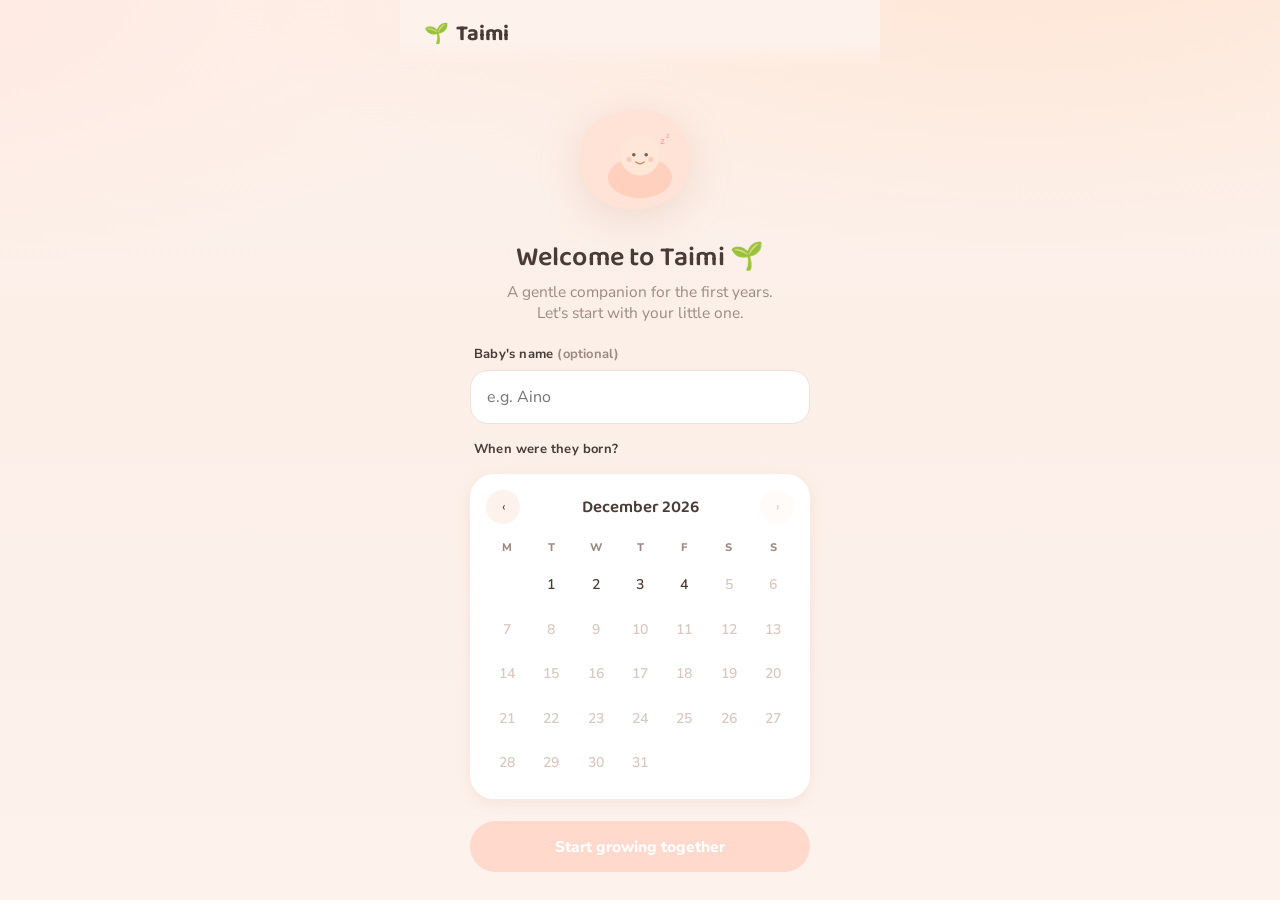
<file: index.html>
<!DOCTYPE html>
<html lang="en">
<head>
  <meta charset="UTF-8" />
  <meta name="viewport" content="width=device-width, initial-scale=1.0, viewport-fit=cover" />
  <meta name="theme-color" content="#FBE3D6" />
  <title>Taimi — grow together</title>
  <meta name="description" content="A gentle companion for the first years, for parents in Finland." />

  <link rel="preconnect" href="https://fonts.googleapis.com" />
  <link rel="preconnect" href="https://fonts.gstatic.com" crossorigin />
  <link href="https://fonts.googleapis.com/css2?family=Baloo+2:wght@500;600;700&family=Nunito+Sans:opsz,wght@6..12,400;6..12,600;6..12,700;6..12,800&display=swap" rel="stylesheet" />

  <link rel="stylesheet" href="styles.css" />
</head>
<body>
  <!-- Top navigation bar -->
  <header class="appbar" id="appbar">
    <button class="appbar__left" id="navLeft" aria-label="Home">
      <span class="brand">
        <span class="brand__leaf" aria-hidden="true">🌱</span>
        <span class="brand__name">Taimi</span>
      </span>
    </button>
    <h1 class="appbar__title" id="navTitle" hidden></h1>
    <div class="appbar__right">
      <button class="iconbtn" id="navJourney" aria-label="Baby's journey">
        <!-- timeline / path icon -->
        <svg viewBox="0 0 24 24" width="22" height="22" fill="none" stroke="currentColor" stroke-width="2" stroke-linecap="round" stroke-linejoin="round" aria-hidden="true">
          <circle cx="6" cy="6" r="2.4"/><circle cx="18" cy="18" r="2.4"/>
          <path d="M6 8.4v3.6a4 4 0 0 0 4 4h4"/>
        </svg>
      </button>
      <button class="iconbtn" id="navSettings" aria-label="Settings">
        <svg viewBox="0 0 24 24" width="22" height="22" fill="none" stroke="currentColor" stroke-width="2" stroke-linecap="round" stroke-linejoin="round" aria-hidden="true">
          <circle cx="12" cy="12" r="3.2"/>
          <path d="M12 3v2.2M12 18.8V21M21 12h-2.2M5.2 12H3M18.4 5.6l-1.6 1.6M7.2 16.8l-1.6 1.6M18.4 18.4l-1.6-1.6M7.2 7.2 5.6 5.6"/>
        </svg>
      </button>
    </div>
  </header>

  <!-- Everything is rendered into here -->
  <main id="view" class="view" aria-live="polite"></main>

  <!-- Content data (edit these / use studio.html to add more) -->
  <script src="content/stages.js"></script>
  <script src="content/articles.js"></script>
  <script src="content/milestones.js"></script>
  <script src="content/community.js"></script>

  <!-- App logic -->
  <script src="app.js"></script>
</body>
</html>
</file>
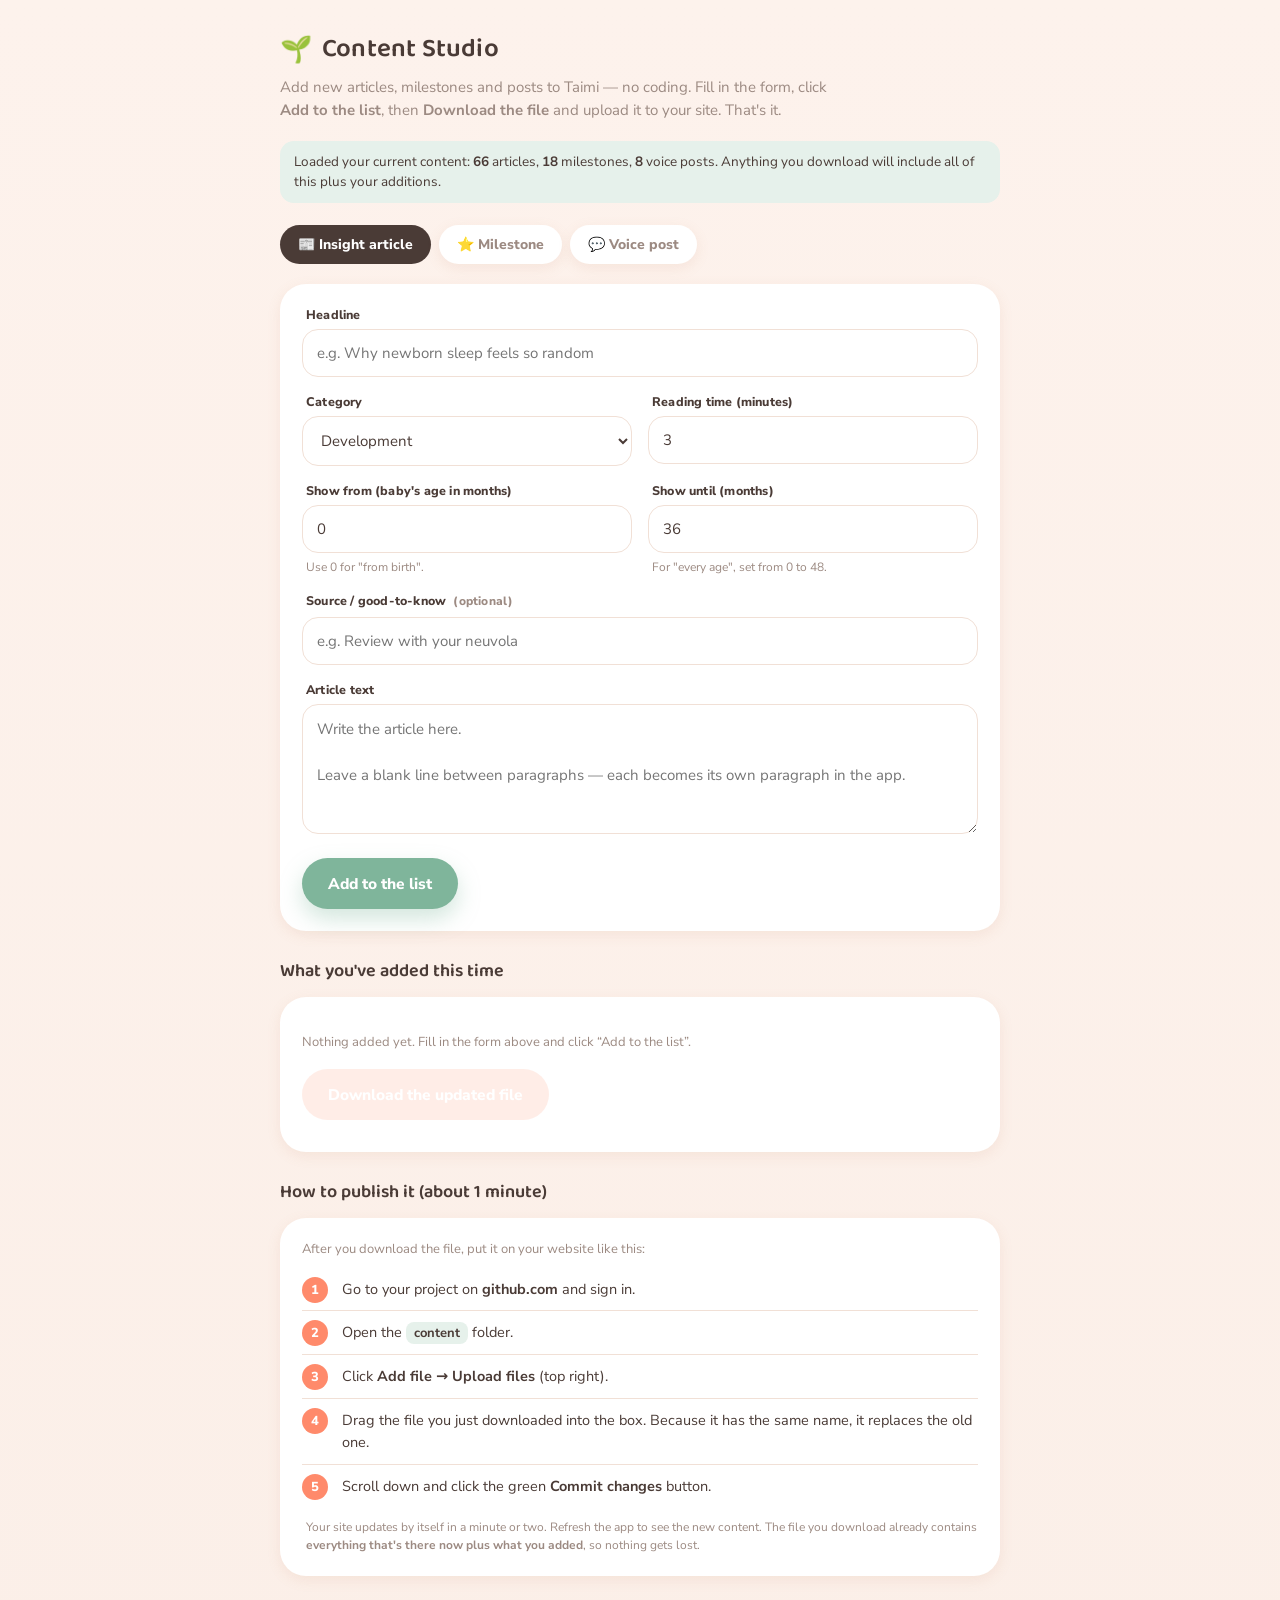
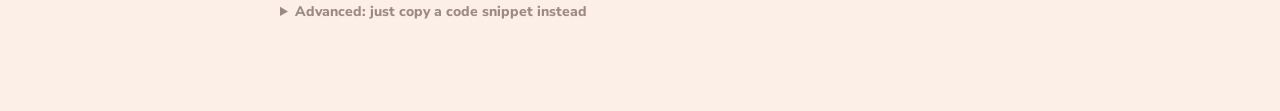
<file: studio.html>
<!DOCTYPE html>
<html lang="en">
<head>
<meta charset="UTF-8" />
<meta name="viewport" content="width=device-width, initial-scale=1.0" />
<title>Taimi · Content Studio</title>
<link rel="preconnect" href="https://fonts.googleapis.com" />
<link href="https://fonts.googleapis.com/css2?family=Baloo+2:wght@500;600;700&family=Nunito+Sans:opsz,wght@6..12,400;6..12,600;6..12,700;6..12,800&display=swap" rel="stylesheet" />
<link rel="stylesheet" href="styles.css" />
<style>
  body{background:linear-gradient(180deg,#FDF2EC,#FBEFE8)}
  .wrap{max-width:760px;margin:0 auto;padding:28px 20px 90px}
  .studio-head{display:flex;align-items:center;gap:10px;margin-bottom:6px}
  .studio-head h1{font-size:26px}
  .lead2{color:var(--ink-soft);font-size:15px;line-height:1.55;margin:0 0 18px;max-width:62ch}
  .status{font-size:13.5px;border-radius:14px;padding:11px 14px;margin:0 0 22px;line-height:1.5}
  .status.ok{background:var(--sage-soft);color:var(--ink)}
  .status.warn{background:#FFE7DC;color:#8a3b22}
  .tabs{display:flex;gap:8px;margin-bottom:20px;flex-wrap:wrap}
  .tab{padding:10px 18px;border-radius:999px;background:#fff;box-shadow:var(--shadow-sm);
    font-weight:800;font-size:14px;color:var(--ink-soft);cursor:pointer}
  .tab.is-active{background:var(--ink);color:#fff;box-shadow:none}
  .grid{display:grid;gap:16px}
  @media(min-width:640px){.grid{grid-template-columns:1fr 1fr}.full{grid-column:1/-1}}
  .lbl{display:block;font-weight:800;font-size:12.5px;color:var(--ink);margin:0 0 6px 4px;letter-spacing:.2px}
  .inp,.sel,.ta{width:100%;padding:13px 14px;border-radius:16px;border:1.5px solid var(--line);
    background:#fff;font-family:var(--body);font-size:15px;color:var(--ink)}
  .ta{min-height:130px;resize:vertical;line-height:1.55}
  .inp:focus,.sel:focus,.ta:focus{outline:none;border-color:var(--coral);box-shadow:0 0 0 4px rgba(255,138,107,.15)}
  .hint{font-size:12px;color:var(--ink-soft);margin:6px 0 0 4px;line-height:1.45}
  .card2{background:#fff;border-radius:var(--radius);box-shadow:var(--shadow-sm);padding:22px}
  .section-title{font-family:var(--display);font-weight:600;font-size:18px;margin:26px 0 12px}
  .row{display:flex;align-items:center;gap:12px;flex-wrap:wrap}
  .btn--sage{background:var(--sage)}
  .btn--ghost{background:#fff;color:var(--ink);box-shadow:var(--shadow-sm)}
  .btn[disabled]{opacity:.45;pointer-events:none}
  .msg{font-size:13px;color:var(--ink-soft)}
  .added{margin-top:14px;display:flex;flex-direction:column;gap:8px}
  .added-item{display:flex;align-items:center;gap:10px;background:var(--sage-soft);border-radius:14px;padding:10px 12px;font-size:14px}
  .added-item b{font-weight:800}
  .added-item .x{margin-left:auto;border:none;background:#fff;border-radius:9px;padding:4px 9px;font-weight:800;color:#8a3b22;cursor:pointer}
  .steps{counter-reset:s;list-style:none;padding:0;margin:10px 0 0}
  .steps li{counter-increment:s;position:relative;padding:10px 0 10px 40px;border-bottom:1px solid var(--line);line-height:1.55;font-size:14.5px}
  .steps li:last-child{border-bottom:none}
  .steps li::before{content:counter(s);position:absolute;left:0;top:9px;width:26px;height:26px;border-radius:50%;
    background:var(--coral);color:#fff;font-weight:800;font-size:13px;display:flex;align-items:center;justify-content:center}
  .pill{display:inline-block;background:var(--sage-soft);border-radius:8px;padding:1px 8px;font-weight:700;font-size:13px}
  details.adv{margin-top:26px}
  details.adv summary{cursor:pointer;font-weight:800;color:var(--ink-soft);font-size:14px}
  .out{margin-top:12px;background:#2C2420;color:#FBE3D6;border-radius:18px;padding:18px;font-family:ui-monospace,Menlo,Consolas,monospace;
    font-size:12.5px;line-height:1.6;white-space:pre-wrap;word-break:break-word;max-height:300px;overflow:auto}
  .where{font-size:13.5px;color:var(--ink);background:var(--sage-soft);border-radius:14px;padding:12px 14px;line-height:1.5}
  .where code{background:#fff;padding:2px 7px;border-radius:7px;font-size:12.5px}
</style>
</head>
<body>
<div class="wrap">
  <div class="studio-head"><span style="font-size:26px">🌱</span><h1>Content Studio</h1></div>
  <p class="lead2">Add new articles, milestones and posts to Taimi — no coding. Fill in the form, click
    <b>Add to the list</b>, then <b>Download the file</b> and upload it to your site. That's it.</p>

  <div class="status" id="status">Loading your current content…</div>

  <div class="tabs">
    <button class="tab is-active" data-tab="article">📰 Insight article</button>
    <button class="tab" data-tab="milestone">⭐ Milestone</button>
    <button class="tab" data-tab="community">💬 Voice post</button>
  </div>

  <!-- ARTICLE -->
  <section class="card2" data-panel="article">
    <div class="grid">
      <div class="full">
        <label class="lbl">Headline</label>
        <input class="inp" id="a_title" placeholder="e.g. Why newborn sleep feels so random" />
      </div>
      <div>
        <label class="lbl">Category</label>
        <select class="sel" id="a_cat">
          <option>Development</option><option>Play &amp; learning</option>
          <option>Relationships</option><option>Everyday life</option><option>Finland</option>
        </select>
      </div>
      <div>
        <label class="lbl">Reading time (minutes)</label>
        <input class="inp" id="a_read" type="number" min="1" max="30" value="3" />
      </div>
      <div>
        <label class="lbl">Show from (baby's age in months)</label>
        <input class="inp" id="a_from" type="number" min="0" max="48" value="0" />
        <p class="hint">Use 0 for "from birth".</p>
      </div>
      <div>
        <label class="lbl">Show until (months)</label>
        <input class="inp" id="a_to" type="number" min="0" max="48" value="36" />
        <p class="hint">For "every age", set from 0 to 48.</p>
      </div>
      <div class="full">
        <label class="lbl">Source / good-to-know <span class="hint" style="display:inline">(optional)</span></label>
        <input class="inp" id="a_source" placeholder="e.g. Review with your neuvola" />
      </div>
      <div class="full">
        <label class="lbl">Article text</label>
        <textarea class="ta" id="a_body" placeholder="Write the article here.&#10;&#10;Leave a blank line between paragraphs — each becomes its own paragraph in the app."></textarea>
      </div>
    </div>
    <div class="row" style="margin-top:18px">
      <button class="btn btn--sage" id="addArticle">Add to the list</button>
      <span class="msg" id="addArticleMsg"></span>
    </div>
  </section>

  <!-- MILESTONE -->
  <section class="card2" data-panel="milestone" hidden>
    <div class="grid">
      <div class="full">
        <label class="lbl">Milestone name</label>
        <input class="inp" id="m_title" placeholder="e.g. First social smile" />
      </div>
      <div>
        <label class="lbl">Category</label>
        <select class="sel" id="m_cat">
          <option>Motor</option><option>Communication</option><option>Social</option>
          <option>Self-care</option><option>Play</option>
        </select>
      </div>
      <div>
        <label class="lbl">Typical age (months)</label>
        <input class="inp" id="m_age" type="number" min="0" max="48" step="0.5" value="2" />
        <p class="hint">When it usually appears. Decimals OK (1.5 = 6 weeks).</p>
      </div>
      <div class="full">
        <label class="lbl">Friendly age range (shown to parents)</label>
        <input class="inp" id="m_window" placeholder="e.g. 6–8 weeks" />
      </div>
      <div class="full">
        <label class="lbl">Note</label>
        <textarea class="ta" id="m_note" style="min-height:90px" placeholder="One or two reassuring sentences about this milestone."></textarea>
      </div>
    </div>
    <div class="row" style="margin-top:18px">
      <button class="btn btn--sage" id="addMilestone">Add to the list</button>
      <span class="msg" id="addMilestoneMsg"></span>
    </div>
    <p class="hint" style="margin-top:10px">Milestones are sorted youngest → oldest automatically when you download.</p>
  </section>

  <!-- COMMUNITY -->
  <section class="card2" data-panel="community" hidden>
    <div class="grid">
      <div>
        <label class="lbl">Display name</label>
        <input class="inp" id="v_name" placeholder="e.g. Sanna" />
      </div>
      <div>
        <label class="lbl">Baby's age (free text)</label>
        <input class="inp" id="v_age" placeholder="e.g. 5 months" />
      </div>
      <div>
        <label class="lbl">Starting hearts</label>
        <input class="inp" id="v_likes" type="number" min="0" value="12" />
      </div>
      <div>
        <label class="lbl">Posted how many days ago</label>
        <input class="inp" id="v_days" type="number" min="0" value="0" />
      </div>
      <div class="full">
        <label class="lbl">The post</label>
        <textarea class="ta" id="v_text" style="min-height:90px" maxlength="280" placeholder="Keep it short and warm, like a tweet."></textarea>
      </div>
    </div>
    <div class="row" style="margin-top:18px">
      <button class="btn btn--sage" id="addCommunity">Add to the list</button>
      <span class="msg" id="addCommunityMsg"></span>
    </div>
  </section>

  <!-- ADDED THIS SESSION + DOWNLOAD -->
  <div class="section-title">What you've added this time</div>
  <div class="card2">
    <div id="addedList" class="added"><span class="msg">Nothing added yet. Fill in the form above and click “Add to the list”.</span></div>
    <div class="row" style="margin-top:18px">
      <button class="btn" id="downloadBtn" disabled>Download the updated file</button>
      <span class="msg" id="dlMsg"></span>
    </div>
    <p class="hint" id="dlHint" style="margin-top:10px"></p>
  </div>

  <!-- PUBLISH GUIDE -->
  <div class="section-title">How to publish it (about 1 minute)</div>
  <div class="card2">
    <p class="msg" style="margin:0 0 6px">After you download the file, put it on your website like this:</p>
    <ol class="steps">
      <li>Go to your project on <b>github.com</b> and sign in.</li>
      <li>Open the <span class="pill">content</span> folder.</li>
      <li>Click <b>Add file → Upload files</b> (top right).</li>
      <li>Drag the file you just downloaded into the box. Because it has the same name, it replaces the old one.</li>
      <li>Scroll down and click the green <b>Commit changes</b> button.</li>
    </ol>
    <p class="hint" style="margin-top:12px">Your site updates by itself in a minute or two. Refresh the app to see the new content.
      The file you download already contains <b>everything that's there now plus what you added</b>, so nothing gets lost.</p>
  </div>

  <!-- ADVANCED: snippet (for the technical helper) -->
  <details class="adv">
    <summary>Advanced: just copy a code snippet instead</summary>
    <div class="where" id="whereTo" style="margin-top:12px"></div>
    <div class="row" style="margin-top:12px">
      <button class="btn btn--ghost" id="copyBtn">Copy snippet</button>
      <span class="msg" id="copyMsg"></span>
    </div>
    <pre class="out" id="out"></pre>
  </details>
</div>

<script>
  /* ---------- load the current content (so the download includes everything) ---------- */
  window.TAIMI = window.TAIMI || {};
  const FILES = ['stages', 'articles', 'milestones', 'community'];
  const local = location.protocol === 'file:';
  let loadedOK = 0;

  function loadOne(name, done) {
    const s = document.createElement('script');
    s.src = 'content/' + name + '.js' + (local ? '' : '?t=' + Date.now());
    s.onload = () => { loadedOK++; done(); };
    s.onerror = () => { done(); };
    document.head.appendChild(s);
  }
  function loadAll(then) {
    let n = 0;
    FILES.forEach((f) => loadOne(f, () => { n++; if (n === FILES.length) then(); }));
  }

  /* ---------- working copies + helpers ---------- */
  const data = { articles: [], milestones: [], community: [] };
  const added = [];               // {type, label, ref}
  let tab = 'article';
  const $ = (id) => document.getElementById(id);
  const monthsToDays = (m) => Math.round(Number(m || 0) * 30.44);
  function slug(s) {
    return (s || 'item').toLowerCase().replace(/[^a-z0-9]+/g, '-').replace(/^-|-$/g, '').slice(0, 24) || 'item';
  }
  function uniqueId(base, list) {
    let id = base, i = 2;
    const has = (x) => list.some((o) => o.id === x);
    while (has(id)) { id = base + '-' + i++; }
    return id;
  }
  const flash = (el, text, ok) => { el.textContent = text; el.style.color = ok ? 'var(--sage)' : '#8a3b22'; setTimeout(() => { el.textContent = ''; }, 4000); };

  /* ---------- file regeneration (whole file, valid JS, keeps å ä ö) ---------- */
  const HEADERS = {
    articles:
'/* =============================================================\n' +
'   ARTICLES  —  the "Insights" newsfeed\n' +
'   -------------------------------------------------------------\n' +
'   Generated/updated with the Content Studio (studio.html).\n' +
'   Each article shows under "For your baby right now" when the\n' +
'   baby\'s age falls between minDays and maxDays.\n' +
'     category  Development | Play & learning | Relationships |\n' +
'               Everyday life | Finland\n' +
'     minDays / maxDays   age range in days (0 and 1460 ~= all ages)\n' +
'     body      array of paragraphs\n' +
'   ============================================================= */\n\n' +
'window.TAIMI = window.TAIMI || {};\n\n' +
'window.TAIMI.articles = [',
    milestones:
'/* =============================================================\n' +
'   MILESTONES  —  the "Journey" timeline\n' +
'   -------------------------------------------------------------\n' +
'   Generated/updated with the Content Studio (studio.html).\n' +
'   Ordered youngest -> oldest by typicalDays (in days).\n' +
'     category  Motor | Communication | Social | Self-care | Play\n' +
'   ============================================================= */\n\n' +
'window.TAIMI = window.TAIMI || {};\n\n' +
'window.TAIMI.milestones = [',
    community:
'/* =============================================================\n' +
'   COMMUNITY  —  the "Voices" feed\n' +
'   -------------------------------------------------------------\n' +
'   Generated/updated with the Content Studio (studio.html).\n' +
'   These are the example posts everyone sees.\n' +
'   ============================================================= */\n\n' +
'window.TAIMI = window.TAIMI || {};\n\n' +
'window.TAIMI.community = [',
  };

  const str = (v) => JSON.stringify(v == null ? '' : String(v));   // valid JS string, unicode kept

  function articleToJS(a) {
    const lines = ['  {',
      '    id: ' + str(a.id) + ',',
      '    title: ' + str(a.title) + ',',
      '    category: ' + str(a.category) + ',',
      '    minDays: ' + a.minDays + ', maxDays: ' + a.maxDays + ', readMins: ' + a.readMins + ',',
      '    source: ' + str(a.source || '') + ',',
      '    body: ['];
    (a.body || []).forEach((p) => lines.push('      ' + str(p) + ','));
    lines.push('    ],', '  },');
    return lines.join('\n');
  }
  function milestoneToJS(m) {
    return [
      '  { id: ' + str(m.id) + ', title: ' + str(m.title) + ', category: ' + str(m.category) + ',',
      '    typicalDays: ' + m.typicalDays + ', window: ' + str(m.window) + ',',
      '    note: ' + str(m.note) + ' },'
    ].join('\n');
  }
  function communityToJS(c) {
    return [
      '  { id: ' + str(c.id) + ', name: ' + str(c.name) + ', babyAge: ' + str(c.babyAge) + ',',
      '    text: ' + str(c.text) + ',',
      '    likes: ' + (Number(c.likes) || 0) + ', daysAgo: ' + (Number(c.daysAgo) || 0) + ' },'
    ].join('\n');
  }
  function buildFile(type) {
    let items = data[type].slice();
    let body;
    if (type === 'articles') body = items.map(articleToJS);
    else if (type === 'milestones') { items.sort((a, b) => a.typicalDays - b.typicalDays); body = items.map(milestoneToJS); }
    else body = items.map(communityToJS);
    return HEADERS[type] + '\n' + body.join('\n') + '\n];\n';
  }
  function download(filename, text) {
    const blob = new Blob([text], { type: 'text/javascript;charset=utf-8' });
    const url = URL.createObjectURL(blob);
    const a = document.createElement('a');
    a.href = url; a.download = filename;
    document.body.appendChild(a); a.click(); a.remove();
    setTimeout(() => URL.revokeObjectURL(url), 1000);
  }

  /* ---------- adding items ---------- */
  function renderAdded() {
    const wrap = $('addedList');
    if (!added.length) { wrap.innerHTML = '<span class="msg">Nothing added yet. Fill in the form above and click “Add to the list”.</span>'; }
    else {
      wrap.innerHTML = '';
      added.forEach((it, i) => {
        const div = document.createElement('div');
        div.className = 'added-item';
        const kind = it.type === 'articles' ? 'Article' : it.type === 'milestones' ? 'Milestone' : 'Voice post';
        div.innerHTML = '<span><b>' + kind + ':</b> ' + it.label.replace(/</g, '&lt;') + '</span>';
        const x = document.createElement('button');
        x.className = 'x'; x.textContent = 'Remove';
        x.onclick = () => {
          const arr = data[it.type]; const idx = arr.indexOf(it.ref); if (idx > -1) arr.splice(idx, 1);
          added.splice(i, 1); renderAdded();
        };
        div.appendChild(x); wrap.appendChild(div);
      });
    }
    syncDownload();
  }
  function syncDownload() {
    const counts = added.reduce((m, it) => (m[it.type] = (m[it.type] || 0) + 1, m), {});
    const types = Object.keys(counts);
    const btn = $('downloadBtn');
    btn.disabled = types.length === 0 || loadedOK === 0;
    if (types.length === 1) { btn.textContent = 'Download the updated ' + types[0] + '.js'; }
    else if (types.length > 1) { btn.textContent = 'Download the ' + types.length + ' updated files'; }
    else { btn.textContent = 'Download the updated file'; }
    $('dlHint').textContent = types.length > 1
      ? 'You added different kinds of content, so this downloads one file for each. Upload each into the content folder.'
      : '';
  }

  function addArticle() {
    const title = $('a_title').value.trim();
    const body = ($('a_body').value || '').split(/\n\s*\n/).map((p) => p.trim()).filter(Boolean);
    if (!title) return flash($('addArticleMsg'), 'Add a headline first.', false);
    if (!body.length) return flash($('addArticleMsg'), 'Write some article text first.', false);
    const a = {
      id: uniqueId(slug(title), data.articles),
      title, category: $('a_cat').value,
      minDays: monthsToDays($('a_from').value), maxDays: monthsToDays($('a_to').value),
      readMins: Number($('a_read').value) || 3,
      source: $('a_source').value.trim(), body
    };
    data.articles.push(a); added.push({ type: 'articles', label: title, ref: a });
    ['a_title', 'a_source', 'a_body'].forEach((id) => $(id).value = '');
    renderAdded(); refreshSnippet(); flash($('addArticleMsg'), 'Added ✓', true);
  }
  function addMilestone() {
    const title = $('m_title').value.trim();
    const note = $('m_note').value.trim();
    if (!title) return flash($('addMilestoneMsg'), 'Add a milestone name first.', false);
    const m = {
      id: uniqueId(slug(title), data.milestones), title, category: $('m_cat').value,
      typicalDays: monthsToDays($('m_age').value), window: $('m_window').value.trim(), note
    };
    data.milestones.push(m); added.push({ type: 'milestones', label: title, ref: m });
    ['m_title', 'm_window', 'm_note'].forEach((id) => $(id).value = '');
    renderAdded(); refreshSnippet(); flash($('addMilestoneMsg'), 'Added ✓', true);
  }
  function addCommunity() {
    const name = $('v_name').value.trim();
    const text = $('v_text').value.trim();
    if (!name) return flash($('addCommunityMsg'), 'Add a display name first.', false);
    if (!text) return flash($('addCommunityMsg'), 'Write the post first.', false);
    const c = {
      id: uniqueId('c-' + slug(name), data.community), name, babyAge: $('v_age').value.trim(),
      text, likes: Number($('v_likes').value) || 0, daysAgo: Number($('v_days').value) || 0
    };
    data.community.push(c); added.push({ type: 'community', label: text.slice(0, 40) + (text.length > 40 ? '…' : ''), ref: c });
    ['v_name', 'v_age', 'v_text'].forEach((id) => $(id).value = '');
    renderAdded(); refreshSnippet(); flash($('addCommunityMsg'), 'Added ✓', true);
  }

  /* ---------- snippet (advanced) ---------- */
  const WHERE = {
    article: 'Paste this just before the line <code>];</code> at the end of <code>content/articles.js</code>',
    milestone: 'Paste this just before the line <code>];</code> at the end of <code>content/milestones.js</code> — keep the list ordered youngest → oldest.',
    community: 'Paste this just before the line <code>];</code> at the end of <code>content/community.js</code>',
  };
  function previewObject() {
    if (tab === 'article') {
      const body = ($('a_body').value || '').split(/\n\s*\n/).map((p) => p.trim()).filter(Boolean);
      return articleToJS({ id: slug($('a_title').value), title: $('a_title').value, category: $('a_cat').value,
        minDays: monthsToDays($('a_from').value), maxDays: monthsToDays($('a_to').value),
        readMins: Number($('a_read').value) || 3, source: $('a_source').value, body });
    }
    if (tab === 'milestone') {
      return milestoneToJS({ id: slug($('m_title').value), title: $('m_title').value, category: $('m_cat').value,
        typicalDays: monthsToDays($('m_age').value), window: $('m_window').value, note: $('m_note').value });
    }
    return communityToJS({ id: 'c' + Date.now(), name: $('v_name').value, babyAge: $('v_age').value,
      text: $('v_text').value, likes: Number($('v_likes').value) || 0, daysAgo: Number($('v_days').value) || 0 });
  }
  function refreshSnippet() { $('whereTo').innerHTML = WHERE[tab]; $('out').textContent = previewObject(); }

  /* ---------- wiring ---------- */
  document.querySelectorAll('.tab').forEach((b) => b.addEventListener('click', () => {
    tab = b.dataset.tab;
    document.querySelectorAll('.tab').forEach((x) => x.classList.toggle('is-active', x === b));
    document.querySelectorAll('[data-panel]').forEach((p) => p.hidden = p.dataset.panel !== tab);
    refreshSnippet();
  }));
  document.querySelectorAll('input,textarea,select').forEach((el) => el.addEventListener('input', refreshSnippet));
  $('addArticle').addEventListener('click', addArticle);
  $('addMilestone').addEventListener('click', addMilestone);
  $('addCommunity').addEventListener('click', addCommunity);

  $('downloadBtn').addEventListener('click', () => {
    const types = [...new Set(added.map((a) => a.type))];
    types.forEach((t) => download(t + '.js', buildFile(t)));
    flash($('dlMsg'), 'Downloaded ✓ — now upload it to GitHub (steps below).', true);
  });
  $('copyBtn').addEventListener('click', async () => {
    try { await navigator.clipboard.writeText($('out').textContent); flash($('copyMsg'), 'Copied ✓', true); }
    catch { flash($('copyMsg'), 'Select the text below and copy it manually.', false); }
  });

  /* ---------- boot ---------- */
  loadAll(() => {
    data.articles = (window.TAIMI.articles || []).slice();
    data.milestones = (window.TAIMI.milestones || []).slice();
    data.community = (window.TAIMI.community || []).slice();
    const s = $('status');
    if (loadedOK > 0 && (data.articles.length || data.milestones.length || data.community.length)) {
      s.className = 'status ok';
      s.innerHTML = 'Loaded your current content: <b>' + data.articles.length + '</b> articles, <b>' +
        data.milestones.length + '</b> milestones, <b>' + data.community.length + '</b> voice posts. ' +
        'Anything you download will include all of this plus your additions.';
    } else {
      s.className = 'status warn';
      s.innerHTML = 'Couldn\'t read the current content. For the safe one-file download, open this Studio ' +
        '<b>from your published site</b> (your-site-address/studio.html) or from inside the Taimi project ' +
        'folder next to the <code>content</code> folder. You can still use the “Copy snippet” option below.';
    }
    refreshSnippet();
    renderAdded();
  });
</script>
</body>
</html>
</file>
<file: styles.css>
/* =================================================================
   TAIMI — design system
   Warm, soft, reassuring. Coral primary + sage botanical secondary
   (the "taimi" / sapling identity). Rounded, friendly, phone-first.
   ================================================================= */

:root{
  /* palette */
  --peach-50:#FDF2EC;
  --peach-100:#FBE3D6;
  --cream:#FFF9F5;
  --coral:#FF8A6B;
  --coral-deep:#F0673F;
  --blush:#FFD9CC;
  --sage:#7FB59B;
  --sage-deep:#5E9C81;
  --sage-soft:#E6F1EB;
  --lilac:#ECE4FA;
  --lilac-deep:#8B79C9;
  --ink:#4A3B36;
  --ink-soft:#9C8A82;
  --line:#F1E0D6;

  /* surfaces & shadow */
  --shadow-sm:0 4px 14px rgba(196,128,98,.12);
  --shadow-md:0 14px 36px rgba(196,128,98,.18);
  --radius:26px;
  --radius-lg:34px;

  /* type */
  --display:'Baloo 2', system-ui, sans-serif;
  --body:'Nunito Sans', system-ui, -apple-system, sans-serif;

  --maxw:480px;
}

*{box-sizing:border-box}
html,body{margin:0;padding:0}
body{
  font-family:var(--body);
  color:var(--ink);
  background:
    radial-gradient(120% 70% at 80% -10%, #FFE4D2 0%, rgba(255,228,210,0) 55%),
    radial-gradient(110% 60% at -10% 0%, #FFE9E0 0%, rgba(255,233,224,0) 50%),
    linear-gradient(180deg, var(--peach-50) 0%, #FBEFE8 40%, var(--peach-50) 100%);
  background-attachment:fixed;
  min-height:100dvh;
  -webkit-font-smoothing:antialiased;
}
button{font-family:inherit;cursor:pointer;border:none;background:none;color:inherit}
h1,h2,h3{font-family:var(--display);font-weight:600;letter-spacing:.2px;margin:0}
a{color:var(--coral-deep)}

/* ---------- App bar ---------- */
.appbar{
  position:sticky;top:0;z-index:30;
  max-width:var(--maxw);margin:0 auto;
  display:flex;align-items:center;gap:8px;
  padding:14px 18px calc(14px);
  padding-top:max(14px, env(safe-area-inset-top));
  background:linear-gradient(180deg, var(--peach-50) 60%, rgba(253,242,236,0));
}
.appbar__left{display:flex;align-items:center;min-width:0}
.brand{display:flex;align-items:center;gap:7px}
.brand__leaf{font-size:20px;transform:translateY(-1px)}
.brand__name{font-family:var(--display);font-weight:700;font-size:22px;color:var(--ink)}
.appbar__title{
  font-size:19px;font-weight:600;color:var(--ink);
  flex:1;text-align:center;white-space:nowrap;overflow:hidden;text-overflow:ellipsis;
}
.appbar__right{margin-left:auto;display:flex;gap:6px}
.iconbtn{
  width:40px;height:40px;border-radius:50%;
  display:grid;place-items:center;color:var(--ink);
  background:rgba(255,255,255,.6);transition:transform .15s, background .15s;
}
.iconbtn:hover{background:#fff;transform:translateY(-1px)}
.iconbtn:active{transform:scale(.94)}
.backbtn{width:40px;height:40px;border-radius:50%;display:grid;place-items:center;
  background:rgba(255,255,255,.6);color:var(--ink)}
.backbtn:hover{background:#fff}

/* ---------- View container ---------- */
.view{
  max-width:var(--maxw);margin:0 auto;
  padding:6px 18px 48px;
  padding-bottom:max(48px, env(safe-area-inset-bottom));
  animation:rise .4s ease both;
}
@keyframes rise{from{opacity:0;transform:translateY(8px)}to{opacity:1;transform:none}}

.card{background:var(--cream);border-radius:var(--radius);box-shadow:var(--shadow-sm)}
.muted{color:var(--ink-soft)}
.center{text-align:center}

/* =================================================================
   ONBOARDING
   ================================================================= */
.onboard{padding-top:18px;text-align:center}
.onboard__art{width:124px;height:124px;margin:8px auto 18px;filter:drop-shadow(0 10px 20px rgba(196,128,98,.2))}
.onboard h2{font-size:27px;line-height:1.15;margin-bottom:8px}
.onboard p.lead{color:var(--ink-soft);font-size:15.5px;max-width:30ch;margin:0 auto 22px}

.field{margin:0 auto 16px;max-width:340px;text-align:left}
.field label{display:block;font-weight:700;font-size:13px;color:var(--ink);margin:0 0 7px 4px;letter-spacing:.2px}
.field input[type=text]{
  width:100%;padding:15px 16px;border-radius:18px;border:1.5px solid var(--line);
  background:#fff;font-size:16px;color:var(--ink);font-family:var(--body);
}
.field input[type=text]:focus{outline:none;border-color:var(--coral);box-shadow:0 0 0 4px rgba(255,138,107,.16)}

/* calendar */
.cal{background:#fff;border-radius:24px;box-shadow:var(--shadow-sm);padding:16px;max-width:340px;margin:0 auto}
.cal__head{display:flex;align-items:center;justify-content:space-between;margin-bottom:10px}
.cal__title{font-family:var(--display);font-weight:600;font-size:17px}
.cal__nav{width:34px;height:34px;border-radius:50%;display:grid;place-items:center;background:var(--peach-50);color:var(--ink)}
.cal__nav:disabled{opacity:.3;cursor:not-allowed}
.cal__grid{display:grid;grid-template-columns:repeat(7,1fr);gap:3px}
.cal__dow{font-size:11px;font-weight:800;color:var(--ink-soft);text-align:center;padding:6px 0}
.cal__day{aspect-ratio:1;border-radius:50%;font-size:14px;font-weight:600;color:var(--ink);
  display:grid;place-items:center;transition:background .12s}
.cal__day:hover:not(:disabled){background:var(--peach-100)}
.cal__day:disabled{color:#D8C8BF;cursor:not-allowed}
.cal__day.is-empty{visibility:hidden}
.cal__day.is-selected{background:var(--coral);color:#fff;box-shadow:0 6px 14px rgba(255,138,107,.4)}

/* primary button / pill */
.btn{
  display:inline-flex;align-items:center;justify-content:center;gap:8px;
  background:var(--coral);color:#fff;font-weight:800;font-size:15.5px;
  padding:15px 26px;border-radius:999px;box-shadow:0 10px 22px rgba(255,138,107,.34);
  transition:transform .15s, box-shadow .15s, background .15s;
}
.btn:hover{background:var(--coral-deep);transform:translateY(-1px)}
.btn:active{transform:translateY(0) scale(.98)}
.btn:disabled{background:var(--blush);color:#fff;box-shadow:none;cursor:not-allowed;transform:none}
.btn--block{display:flex;width:100%}
.btn--ghost{background:#fff;color:var(--coral-deep);box-shadow:var(--shadow-sm)}
.btn--ghost:hover{background:#fff;color:var(--coral-deep)}
.btn--sage{background:var(--sage);box-shadow:0 10px 22px rgba(127,181,155,.34)}
.btn--sage:hover{background:var(--sage-deep)}

/* =================================================================
   HOME
   ================================================================= */
/* week strip */
.week{display:flex;gap:6px;justify-content:space-between;margin:2px 0 18px}
.week__day{flex:1;display:flex;flex-direction:column;align-items:center;gap:6px;
  padding:7px 0;border-radius:16px;transition:background .15s}
.week__dow{font-size:10.5px;font-weight:800;color:var(--ink-soft);letter-spacing:.4px}
.week__num{font-size:15px;font-weight:700;color:var(--ink);width:30px;height:30px;border-radius:50%;
  display:grid;place-items:center}
.week__day.is-today .week__num{background:var(--coral);color:#fff;box-shadow:0 6px 12px rgba(255,138,107,.4)}
.week__day.is-today .week__dow{color:var(--coral-deep)}
.week__day.is-future{opacity:.4}

/* hero */
.hero{position:relative;overflow:hidden;padding:26px 22px 24px;text-align:center;margin-bottom:20px;
  background:linear-gradient(160deg,#FFFFFF 0%, #FFF4EE 100%);border-radius:var(--radius-lg)}
.hero__glow{position:absolute;inset:-40% 10% auto;height:280px;border-radius:50%;
  background:radial-gradient(circle, rgba(255,196,170,.5), rgba(255,196,170,0) 70%);pointer-events:none}
.hero__art{position:relative;width:190px;height:190px;margin:0 auto 6px;filter:drop-shadow(0 12px 22px rgba(196,128,98,.22))}
.hero__art img{width:100%;height:100%;object-fit:contain;border-radius:30px}
.hero__age{position:relative;font-family:var(--display);font-weight:700;font-size:30px;color:var(--ink);line-height:1.05}
.hero__sub{position:relative;color:var(--coral-deep);font-weight:800;font-size:13.5px;letter-spacing:.4px;
  text-transform:uppercase;margin-top:4px}
.hero__caption{position:relative;color:var(--ink-soft);font-size:14.5px;line-height:1.5;max-width:34ch;margin:12px auto 0}

.section-label{font-family:var(--display);font-weight:600;font-size:18px;color:var(--ink);
  margin:0 2px 12px;display:flex;align-items:center;gap:8px}

/* three feature cards */
.tiles{display:flex;flex-direction:column;gap:13px}
.tile{display:flex;align-items:center;gap:15px;padding:17px 18px;border-radius:var(--radius);
  background:var(--cream);box-shadow:var(--shadow-sm);text-align:left;width:100%;
  transition:transform .15s, box-shadow .15s}
.tile:hover{transform:translateY(-2px);box-shadow:var(--shadow-md)}
.tile:active{transform:translateY(0) scale(.99)}
.tile__icon{width:50px;height:50px;border-radius:16px;display:grid;place-items:center;flex-shrink:0;color:#fff}
.tile__icon svg{width:25px;height:25px}
.tile--diary .tile__icon{background:linear-gradient(150deg,#FF9E80,#F0673F)}
.tile--insights .tile__icon{background:linear-gradient(150deg,#86C2A6,#5E9C81)}
.tile--voices .tile__icon{background:linear-gradient(150deg,#A493DA,#7C68BE)}
.tile__body{min-width:0}
.tile__title{font-weight:800;font-size:16px;color:var(--ink)}
.tile__desc{font-size:13px;color:var(--ink-soft);margin-top:2px;line-height:1.4}
.tile__chev{margin-left:auto;color:var(--ink-soft);flex-shrink:0}

/* next-milestone peek */
.peek{margin-top:20px;padding:16px 18px;border-radius:var(--radius);
  background:linear-gradient(150deg, var(--sage-soft), #fff);box-shadow:var(--shadow-sm);
  display:flex;align-items:center;gap:14px;text-align:left;width:100%}
.peek__dot{width:42px;height:42px;border-radius:14px;background:#fff;display:grid;place-items:center;
  box-shadow:var(--shadow-sm);font-size:20px;flex-shrink:0}
.peek__eyebrow{font-size:11px;font-weight:800;letter-spacing:.5px;text-transform:uppercase;color:var(--sage-deep)}
.peek__title{font-weight:800;font-size:15px;color:var(--ink);margin-top:1px}
.peek__when{font-size:12.5px;color:var(--ink-soft)}
.peek__chev{margin-left:auto;color:var(--sage-deep)}

/* =================================================================
   GENERIC SUBPAGE HEADER
   ================================================================= */
.page-intro{margin:2px 2px 18px}
.page-intro h2{font-size:24px;margin-bottom:4px}
.page-intro p{color:var(--ink-soft);font-size:14.5px;line-height:1.5;margin:0}

/* =================================================================
   DIARY
   ================================================================= */
.composer{padding:16px;border-radius:var(--radius);background:var(--cream);box-shadow:var(--shadow-sm);margin-bottom:22px}
.composer textarea{width:100%;border:none;resize:none;background:transparent;font-family:var(--body);
  font-size:16px;color:var(--ink);min-height:84px;line-height:1.5}
.composer textarea:focus{outline:none}
.composer textarea::placeholder{color:var(--ink-soft)}
.composer__bar{display:flex;align-items:center;gap:10px;margin-top:10px;padding-top:12px;border-top:1px solid var(--line)}
.recbtn{display:inline-flex;align-items:center;gap:8px;padding:9px 14px;border-radius:999px;
  background:var(--peach-100);color:var(--ink);font-weight:700;font-size:13.5px;transition:background .15s}
.recbtn:hover{background:var(--blush)}
.recbtn.is-recording{background:#FFE2E2;color:#D43B3B}
.recbtn .dot{width:9px;height:9px;border-radius:50%;background:currentColor}
.recbtn.is-recording .dot{animation:pulse 1s infinite}
@keyframes pulse{50%{opacity:.3}}
.composer__save{margin-left:auto}
.composer__save .btn{padding:11px 22px;font-size:14px}
.audio-preview{margin-top:12px;display:flex;align-items:center;gap:10px}
.audio-preview audio{width:100%;height:38px}
.chip-clear{font-size:12px;color:var(--ink-soft);text-decoration:underline}

.entry{padding:16px 18px;border-radius:22px;background:#fff;box-shadow:var(--shadow-sm);margin-bottom:13px;
  border-left:4px solid var(--coral)}
.entry__date{font-size:12px;font-weight:800;color:var(--coral-deep);text-transform:uppercase;letter-spacing:.4px}
.entry__age{font-size:12px;color:var(--ink-soft);margin-left:8px;font-weight:600}
.entry__text{margin:8px 0 0;font-size:15px;line-height:1.55;white-space:pre-wrap}
.entry audio{width:100%;height:38px;margin-top:10px}
.entry__del{float:right;color:var(--ink-soft);font-size:12px;margin-top:2px}
.empty{text-align:center;color:var(--ink-soft);padding:30px 16px;font-size:14.5px;line-height:1.5}
.empty__art{font-size:34px;display:block;margin-bottom:8px}

/* =================================================================
   INSIGHTS
   ================================================================= */
.filterbar{display:flex;gap:8px;overflow-x:auto;padding:2px 2px 14px;margin:0 -2px;scrollbar-width:none}
.filterbar::-webkit-scrollbar{display:none}
.filter{flex-shrink:0;padding:8px 15px;border-radius:999px;background:#fff;box-shadow:var(--shadow-sm);
  font-size:13px;font-weight:700;color:var(--ink-soft);white-space:nowrap;transition:.15s}
.filter.is-active{background:var(--ink);color:#fff;box-shadow:none}

.feed-group__label{font-family:var(--display);font-size:15px;color:var(--ink);margin:14px 2px 10px;font-weight:600}
.article{padding:16px 18px;border-radius:22px;background:var(--cream);box-shadow:var(--shadow-sm);
  margin-bottom:13px;text-align:left;width:100%;transition:transform .15s, box-shadow .15s}
.article:hover{transform:translateY(-2px);box-shadow:var(--shadow-md)}
.article__top{display:flex;align-items:center;gap:8px;margin-bottom:8px}
.tag{font-size:10.5px;font-weight:800;letter-spacing:.4px;text-transform:uppercase;
  padding:4px 10px;border-radius:999px}
.tag--dev{background:#FFE3D6;color:var(--coral-deep)}
.tag--play{background:var(--sage-soft);color:var(--sage-deep)}
.tag--rel{background:var(--lilac);color:var(--lilac-deep)}
.tag--life{background:#FBE9D2;color:#C08A2E}
.tag--fin{background:#E1ECF7;color:#3E72A8}
.article__read{font-size:11.5px;color:var(--ink-soft);font-weight:600}
.article__title{font-family:var(--display);font-weight:600;font-size:17.5px;color:var(--ink);line-height:1.25}
.article__excerpt{font-size:14px;color:var(--ink-soft);line-height:1.5;margin-top:6px}

/* article reader (full) */
.reader__top{display:flex;align-items:center;gap:8px;margin-bottom:14px}
.reader h2{font-size:25px;line-height:1.2;margin-bottom:10px}
.reader__meta{font-size:12.5px;color:var(--ink-soft);margin-bottom:18px}
.reader p{font-size:16px;line-height:1.7;margin:0 0 16px;color:#5A4A43}
.reader__source{margin-top:18px;padding:14px 16px;border-radius:18px;background:var(--peach-50);
  font-size:13px;color:var(--ink-soft);line-height:1.5}
.disclaimer{margin-top:22px;font-size:12.5px;color:var(--ink-soft);line-height:1.5;text-align:center;
  padding:0 8px}

/* =================================================================
   VOICES (community)
   ================================================================= */
.post{padding:15px 17px;border-radius:22px;background:#fff;box-shadow:var(--shadow-sm);margin-bottom:12px}
.post__head{display:flex;align-items:center;gap:11px;margin-bottom:9px}
.post__avatar{width:40px;height:40px;border-radius:50%;display:grid;place-items:center;
  font-family:var(--display);font-weight:700;font-size:17px;color:#fff;flex-shrink:0}
.post__name{font-weight:800;font-size:14.5px;color:var(--ink)}
.post__meta{font-size:12px;color:var(--ink-soft)}
.post__text{font-size:15px;line-height:1.5;color:#5A4A43}
.post__foot{display:flex;align-items:center;gap:6px;margin-top:11px}
.like{display:inline-flex;align-items:center;gap:6px;font-size:13px;font-weight:700;color:var(--ink-soft);
  padding:5px 10px;border-radius:999px;transition:.15s}
.like:hover{background:var(--peach-50)}
.like.is-liked{color:var(--coral-deep)}
.like svg{width:16px;height:16px}
.post--mine{border:1.5px solid var(--blush)}
.badge-mine{font-size:10px;font-weight:800;color:var(--coral-deep);background:#FFE3D6;
  padding:3px 8px;border-radius:999px;margin-left:auto}

/* =================================================================
   JOURNEY (signature element: the growing path)
   ================================================================= */
.journey-head{text-align:center;margin-bottom:8px}
.journey-head .grown{font-family:var(--display);font-weight:700;font-size:15px;color:var(--sage-deep);
  background:var(--sage-soft);display:inline-block;padding:6px 14px;border-radius:999px;margin-top:6px}
.path{position:relative;margin:18px 0 0;padding-left:8px}
.path__line{position:absolute;left:25px;top:14px;bottom:14px;width:4px;border-radius:4px;
  background:linear-gradient(var(--sage) 0 var(--grown,0%), var(--line) var(--grown,0%) 100%)}
.node{position:relative;padding:0 0 6px 56px;margin-bottom:14px}
.node__dot{position:absolute;left:14px;top:2px;width:26px;height:26px;border-radius:50%;
  display:grid;place-items:center;background:#fff;border:3px solid var(--line);
  font-size:13px;color:var(--ink-soft);z-index:1}
.node.is-past .node__dot{background:var(--sage);border-color:var(--sage);color:#fff}
.node.is-now .node__dot{background:var(--coral);border-color:var(--coral);color:#fff;
  box-shadow:0 0 0 6px rgba(255,138,107,.18)}
.node__card{background:#fff;border-radius:20px;box-shadow:var(--shadow-sm);padding:14px 16px;
  text-align:left;width:100%;transition:transform .15s, box-shadow .15s;cursor:pointer}
.node__card:hover{transform:translateX(3px);box-shadow:var(--shadow-md)}
.node.is-now .node__card{background:linear-gradient(150deg,#FFF4EE,#fff)}
.node__top{display:flex;align-items:center;gap:8px}
.node__when{font-size:11px;font-weight:800;letter-spacing:.3px;text-transform:uppercase;color:var(--ink-soft)}
.node.is-now .node__when{color:var(--coral-deep)}
.node__cat{font-size:10px;font-weight:800;color:var(--sage-deep);background:var(--sage-soft);
  padding:3px 8px;border-radius:999px;margin-left:auto}
.node__title{font-family:var(--display);font-weight:600;font-size:16.5px;color:var(--ink);margin-top:5px}
.node__note{font-size:13.5px;color:var(--ink-soft);line-height:1.5;margin-top:6px;
  max-height:0;overflow:hidden;opacity:0;transition:max-height .3s ease, opacity .25s, margin-top .25s}
.node.is-open .node__note{max-height:160px;opacity:1;margin-top:9px}
.node__hint{font-size:11px;color:var(--ink-soft);margin-top:6px;font-weight:700}
.node.is-open .node__hint{display:none}

/* =================================================================
   SETTINGS
   ================================================================= */
.set-row{display:flex;align-items:center;justify-content:space-between;gap:12px;padding:16px 18px;
  background:var(--cream);border-radius:20px;box-shadow:var(--shadow-sm);margin-bottom:12px}
.set-row__k{font-weight:800;font-size:14px;color:var(--ink)}
.set-row__v{font-size:14px;color:var(--ink-soft)}
.danger{color:#D43B3B;font-weight:800;font-size:14px}

/* toast */
.toast{position:fixed;left:50%;bottom:26px;transform:translateX(-50%) translateY(20px);
  background:var(--ink);color:#fff;padding:12px 20px;border-radius:999px;font-weight:700;font-size:14px;
  box-shadow:var(--shadow-md);opacity:0;pointer-events:none;transition:.25s;z-index:60}
.toast.show{opacity:1;transform:translateX(-50%) translateY(0)}

/* =================================================================
   ACCESSIBILITY / RESPONSIVE
   ================================================================= */
:focus-visible{outline:3px solid var(--coral);outline-offset:2px;border-radius:8px}
@media (prefers-reduced-motion:reduce){
  *{animation-duration:.001ms !important;transition-duration:.001ms !important}
}
@media (min-width:520px){
  .view{padding-left:22px;padding-right:22px}
}
</file>
